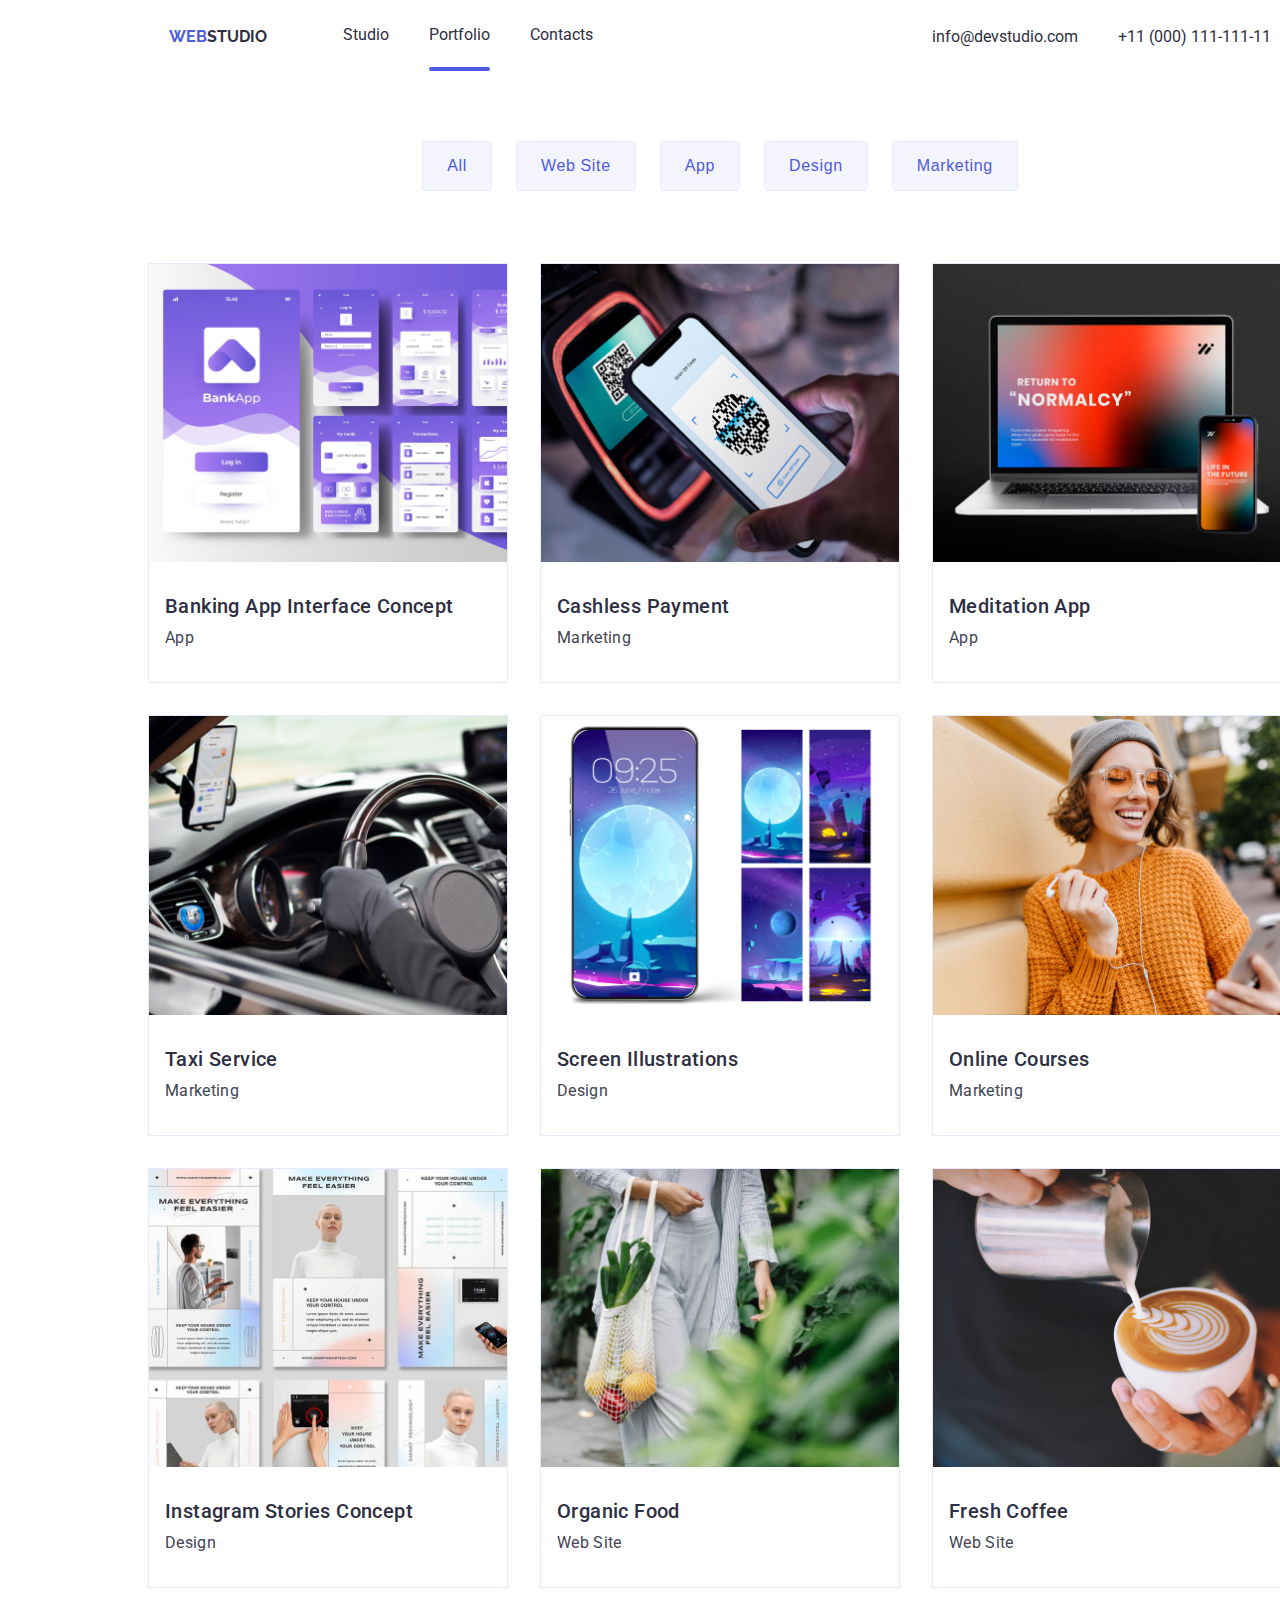
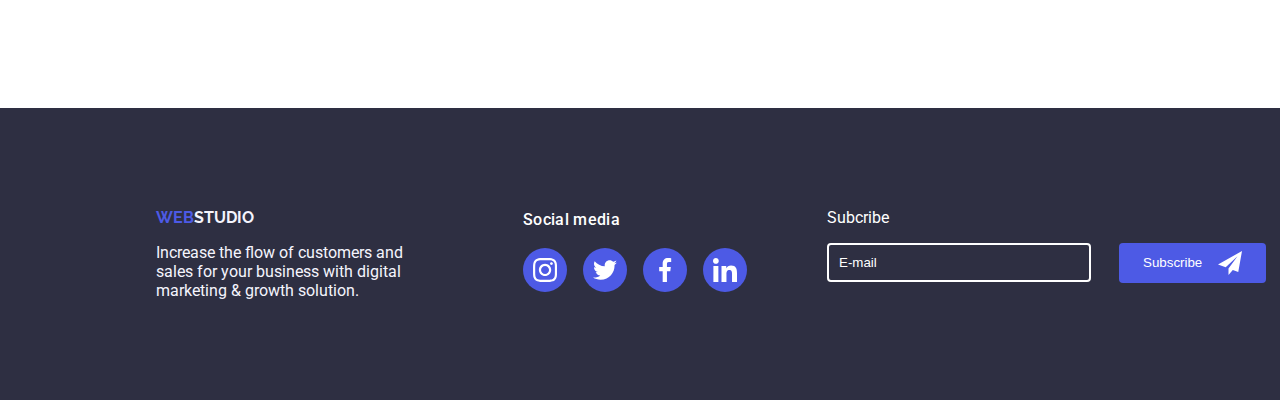
<file: portfolio.html>
<!DOCTYPE html>
<html lang="en">
  <head>
    <meta charset="UTF-8" />
    <meta name="viewport" content="width=device-width, initial-scale=1.0" />
    <title>Portolio</title>
    <link rel="preconnect" href="https://fonts.googleapis.com" />
    <link rel="preconnect" href="https://fonts.gstatic.com" crossorigin />
    <link
      href="https://fonts.googleapis.com/css2?family=Montserrat:wght@400;700&family=Roboto:wght@400;500;700;900&display=swap"
      rel="stylesheet"
    />
    <link rel="preconnect" href="https://fonts.googleapis.com" />
    <link rel="preconnect" href="https://fonts.gstatic.com" crossorigin />
    <link
      href="https://fonts.googleapis.com/css2?family=Montserrat:wght@400;700&family=Raleway:wght@800&family=Roboto:wght@400;500;700;900&display=swap"
      rel="stylesheet"
    />
    <link rel="stylesheet" href="./css/styles.css" />
  </head>

  <body>
    <!-- HEADER -->
    <header class="header container d-flex">
      <div class="d-flex">
        <a class="header-logo link" href="webstudio" alt="logo">
          <h4><span>WEB</span>STUDIO</h4>
        </a>
        <nav class="header-nav">
          <ul class="header-list list">
            <li>
              <a class="header-link link" href="./index.html">Studio</a>
            </li>
            <li>
              <a class="header-link link active" href="./portfolio.html"
                >Portfolio</a
              >
            </li>
            <li>
              <a class="header-link link" href="contacts">Contacts</a>
            </li>
          </ul>
        </nav>
      </div>
      <ul class="header-contact list">
        <li>
          <a class="link contacts" href="mailto:info@devstudio.com"
            >info@devstudio.com</a
          >
        </li>
        <li>
          <a class="link cotacts" href="tel:+11(000)111-111-11"
            >+11 (000) 111-111-11</a
          >
        </li>
      </ul>
    </header>
    <main>
      <section class="portfolio container">
        <div class="buttons">
          <button class="p-button" type="button">All</button>
          <button class="p-button" type="button">Web Site</button>
          <button class="p-button" type="button">App</button>
          <button class="p-button" type="button">Design</button>
          <button class="p-button" type="button">Marketing</button>
        </div>

        <div class="p-project">
          <ul class="p-list list">
            <li class="p-project-img">
              <div class="project-image">
                <img
                  src="./images/project-image1.jpg"
                  alt="Banking App Interface"
                  width="360px"
                />
                <div class="project-image-caption">
                  <p>
                    Lorem ipsum dolor sit amet consectetur adipisicing elit.
                    Numquam at debitis omnis. Voluptas doloribus maxime numquam
                    pariatur delectus possimus sed earum. Debitis repellendus
                    minus ratione eos velit, ipsam praesentium minima.
                  </p>
                </div>
              </div>

              <div class="p-caption">
                <h3 class="p-caption-header">Banking App Interface Concept</h3>
                <p class="p-text">App</p>
              </div>
            </li>

            <li class="p-project-img">
              <div class="project-image">
                <img
                  src="./images/project-image2.jpg"
                  alt="Cashless Payment"
                  width="360px"
                />
                <div class="project-image-caption">
                  <p>
                    Lorem ipsum dolor sit amet consectetur adipisicing elit.
                    Numquam at debitis omnis. Voluptas doloribus maxime numquam
                    pariatur delectus possimus sed earum. Debitis repellendus
                    minus ratione eos velit, ipsam praesentium minima.
                  </p>
                </div>
              </div>
              <div class="p-caption">
                <h3 class="p-caption-header">Cashless Payment</h3>
                <p class="p-text">Marketing</p>
              </div>
            </li>

            <li class="p-project-img">
              <div class="project-image">
                <img
                  src="./images/project-image3.jpg"
                  alt="Meditation App"
                  width="360px"
                />
                <div class="project-image-caption">
                  <p>
                    Lorem ipsum dolor sit amet consectetur adipisicing elit.
                    Numquam at debitis omnis. Voluptas doloribus maxime numquam
                    pariatur delectus possimus sed earum. Debitis repellendus
                    minus ratione eos velit, ipsam praesentium minima.
                  </p>
                </div>
              </div>
              <div class="p-caption">
                <h3 class="p-caption-header">Meditation App</h3>
                <p class="p-text">App</p>
              </div>
            </li>

            <li class="p-project-img">
              <div class="project-image">
                <img
                  src="./images/project-image4.jpg"
                  alt="Taxi Service"
                  width="360px"
                />
                <div class="project-image-caption">
                  <p>
                    Lorem ipsum dolor sit amet consectetur adipisicing elit.
                    Numquam at debitis omnis. Voluptas doloribus maxime numquam
                    pariatur delectus possimus sed earum. Debitis repellendus
                    minus ratione eos velit, ipsam praesentium minima.
                  </p>
                </div>
              </div>
              <div class="p-caption">
                <h3 class="p-caption-header">Taxi Service</h3>
                <p class="p-text">Marketing</p>
              </div>
            </li>

            <li class="p-project-img">
              <div class="project-image">
                <img
                  src="./images/project-image5.jpg"
                  alt="Screen Illustrations"
                  width="360px"
                />
                <div class="project-image-caption">
                  <p>
                    Lorem ipsum dolor sit amet consectetur adipisicing elit.
                    Numquam at debitis omnis. Voluptas doloribus maxime numquam
                    pariatur delectus possimus sed earum. Debitis repellendus
                    minus ratione eos velit, ipsam praesentium minima.
                  </p>
                </div>
              </div>
              <div class="p-caption">
                <h3 class="p-caption-header">Screen Illustrations</h3>
                <p class="p-text">Design</p>
              </div>
            </li>

            <li class="p-project-img">
              <div class="project-image">
                <img
                  src="./images/project-image6.jpg"
                  alt="Online Courses"
                  width="360px"
                />
                <div class="project-image-caption">
                  <p>
                    Lorem ipsum dolor sit amet consectetur adipisicing elit.
                    Numquam at debitis omnis. Voluptas doloribus maxime numquam
                    pariatur delectus possimus sed earum. Debitis repellendus
                    minus ratione eos velit, ipsam praesentium minima.
                  </p>
                </div>
              </div>
              <div class="p-caption">
                <h3 class="p-caption-header">Online Courses</h3>
                <p class="p-text">Marketing</p>
              </div>
            </li>

            <li class="p-project-img">
              <div class="project-image">
                <img
                  src="./images/project-image7.jpg"
                  alt="Instagram Stories Concept"
                  width="360px"
                />
                <div class="project-image-caption">
                  <p>
                    Lorem ipsum dolor sit amet consectetur adipisicing elit.
                    Numquam at debitis omnis. Voluptas doloribus maxime numquam
                    pariatur delectus possimus sed earum. Debitis repellendus
                    minus ratione eos velit, ipsam praesentium minima.
                  </p>
                </div>
              </div>
              <div class="p-caption">
                <h3 class="p-caption-header">Instagram Stories Concept</h3>
                <p class="p-text">Design</p>
              </div>
            </li>

            <li class="p-project-img">
              <div class="project-image">
                <img
                  src="./images/project-image8.jpg"
                  alt="Organic Food"
                  width="360px"
                />
                <div class="project-image-caption">
                  <p>
                    Lorem ipsum dolor sit amet consectetur adipisicing elit.
                    Numquam at debitis omnis. Voluptas doloribus maxime numquam
                    pariatur delectus possimus sed earum. Debitis repellendus
                    minus ratione eos velit, ipsam praesentium minima.
                  </p>
                </div>
              </div>
              <div class="p-caption">
                <h3 class="p-caption-header">Organic Food</h3>
                <p class="p-text">Web Site</p>
              </div>
            </li>

            <li class="p-project-img">
              <div class="project-image">
                <img
                  src="./images/project-image9.jpg"
                  alt="Fresh Coffee"
                  width="360px"
                />
                <div class="project-image-caption">
                  <p>
                    Lorem ipsum dolor sit amet consectetur adipisicing elit.
                    Numquam at debitis omnis. Voluptas doloribus maxime numquam
                    pariatur delectus possimus sed earum. Debitis repellendus
                    minus ratione eos velit, ipsam praesentium minima.
                  </p>
                </div>
              </div>
              <div class="p-caption">
                <h3 class="p-caption-header">Fresh Coffee</h3>
                <p class="p-text">Web Site</p>
              </div>
            </li>
          </ul>
        </div>
      </section>
    </main>
    <footer class="footer container d-flex">
      <div>
        <a class="footer-logo" href="webstudio" alt="logo">
          <h4><span>WEB</span>STUDIO</h4>
        </a>
        <p class="footer-text">
          Increase the flow of customers and<br />
          sales for your business with digital<br />
          marketing & growth solution.
        </p>
      </div>
      <div class="footer-socials-container">
        <h3>Social media</h3>
        <div class="footer-socials">
          <a class="footer-socials-icon">
            <svg width="24" height="24">
              <use href="./images/icons.svg#instagram-2"></use>
            </svg>
          </a>
          <a class="footer-socials-icon">
            <svg width="24" height="24">
              <use href="./images/icons.svg#twitter-1"></use>
            </svg>
          </a>
          <a class="footer-socials-icon">
            <svg width="24" height="24">
              <use href="./images/icons.svg#facebook-1"></use>
            </svg>
          </a>
          <a class="footer-socials-icon">
            <svg width="24" height="24">
              <use href="./images/icons.svg#linkedin-1"></use>
            </svg>
          </a>
        </div>
      </div>
      <div class="footer-sub">
        <p class="footer-sub-text">Subcribe</p>
        <form>
          <input type="text" placeholder="E-mail" class="input-sub" />
          <button class="btn-sub">
            Subscribe
            <svg width="24" height="24">
              <use href="./images/icons.svg#send"></use>
            </svg>
          </button>
        </form>
      </div>
    </footer>
  </body>
</html>
</file>
<file: css/styles.css>
* {
  margin: 0;
  padding: 0;
  box-sizing: border-box;
}
:root {
  --IRIS: #4d5ae5;
  --NAVY-BLUE: #2e2f42;
  --WHITE: #fff;
  --SLATE: #434455;
  --LIGHT-SLATE: #8e8f99;
  --CLOUD: #f4f4fd;
  --CORNFLOWER: #e7e9fc;
  --DAIRY: #fcfcfc;
  --NAVY-BLUE-modal: rgba(46, 47, 66, 0.4);
}
/* General Style */
body {
  font-family: "Roboto", sans-serif;
  width: fit-content;
  margin: 0 auto;
}
.link {
  text-decoration: none;
  color: var(--NAVY-BLUE);
}
.list {
  display: flex;
  list-style: none;
  gap: 24px;
}
.p-text {
  color: var(--SLATE);
  font-size: 16px;
  font-weight: 400;
  line-height: 24px;
  /* 150% */
  letter-spacing: 0.32px;
}
.section-title {
  text-align: center;
  color: var(--NAVY-BLUE);
}
.team-name {
  color: var(--NAVY-BLUE);
}
.container {
  width: 1440px;
}
.d-flex {
  display: flex;
}
.section {
  padding-top: 120px;
  padding-bottom: 120px;
}
.active::after {
  content: " ";
  display: block;
  height: 4px;
  width: 100%;
  border-radius: 2px;
  background-color: var(--IRIS);
  position: relative;
  top: 23px;
}
/* .header-link {
  content: " ";
  display: block;
  height: 4px;
  width: 100%;
  border-radius: 2px;
  background-color: var(--IRIS);
  position: relative;
  top: 23px;
} */

/* End of General Style */

/* Header Section (NAV) */
.header {
  justify-content: space-around;
  align-items: center;
  height: 72px;
}
.header .d-flex {
  align-items: center;
}
.header .list {
  gap: 40px;
}
.header .link .list {
  font-size: 16px;
  font-weight: 500;
  line-height: 24px;
  /* 150% */
  letter-spacing: 0.32px;
}
.header-logo {
  color: var(--NAVY-BLUE);
  font-family: Raleway;
  font-weight: 800;
  margin-right: 76px;
}

.header-logo span {
  color: var(--IRIS);
}
.header-logo:hover {
  color: var(--IRIS);
}
.link:hover {
  color: var(--IRIS);
  cursor: pointer;
}

/* End of Header Section (NAV) */

/* Hero Section */
.hero {
}
.hero-bg {
  background: linear-gradient(rgba(46, 47, 66, 0.7), rgba(46, 47, 66, 0.7)),
    url("../images/people-office-1.jpg");
  background-size: cover;
  background-repeat: no-repeat;
  padding-top: 188px;
  padding-bottom: 188px;
  text-align: center;
  width: 1440px;
}
.hero-txt {
  text-align: center;
  color: var(--WHITE);
  font-size: 56px;
  font-weight: 700;
  line-height: 60px;
  letter-spacing: 1.12px;
  /* text-transform: uppercase; */
}

.hero-btn {
  color: var(--WHITE);
  background-color: var(--IRIS);
  border: none;
  border-radius: 4px;
  padding: 16px 32px;
  margin-top: 48px;
  font-size: 16px;
  font-weight: 500;
  line-height: 24px;
  /* 150% */
  letter-spacing: 0.64px;
}
.hero-btn:hover {
  background-color: goldenrod;
  cursor: pointer;
}
.backdrop {
  background-color: var(--NAVY-BLUE-modal);
  position: fixed;
  top: 0;
  width: 100%;
  height: 100%;
  display: flex;
  align-items: center;
  justify-content: center;
  transition: opacity 250ms cubic-bezier(0.4, 0, 0.2, 1);
}
.modal {
  background-color: var(--DAIRY);
  width: 408px;
  /* height: 584px; */
  border-radius: 4px;
  padding: 24px;
  box-shadow: 0px 2px 1px 0px rgba(0, 0, 0, 0.2),
    0px 1px 3px 0px rgba(0, 0, 0, 0.12), 0px 1px 1px 0px rgba(0, 0, 0, 0.14);
}
.is-hidden {
  opacity: 0;
  pointer-events: none;
}
.modal-close-btn {
  border-radius: 100%;
  border: 1px solid rgba(0, 0, 0, 0.1);
  background-color: var(--CORNFLOWER);
  width: 30px;
  height: 30px;
  color: var(--NAVY-BLUE);
  margin-left: auto;
  display: block;
  transition: fill 250ms cubic-bezier(0.4, 0, 0.2, 1),
    border 250ms cubic-bezier(0.4, 0, 0.2, 1);
  cursor: pointer;
  display: flex;
  justify-content: center;
  align-items: center;
}
.modal-close-btn:hover {
  fill: currentColor;
  border: 1px solid currentColor;
}

.service-form-label {
  color: var(--NAVY-BLUE);
  text-align: center;
  font-family: Roboto;
  font-size: 16px;
  font-weight: 500;
  line-height: 24px; /* 150% */
  letter-spacing: 0.32px;
  margin-bottom: 16px;
  margin-top: 16px;
}

.service-label {
  display: flex;
  flex-direction: column;
  margin-bottom: 8px;
  width: 100%;
  position: relative;
}

.input-label {
  text-align: left;
  margin-bottom: 8px;
  color: var(--LIGHT-SLATE);
  font-family: Roboto;
  font-size: 12px;
  font-weight: 400;
  line-height: 14px; /* 116.667% */
  letter-spacing: 0.48px;
}

.service-input {
  padding: 12px 40px;
  border: 1px solid #2e2f42;
  border-radius: 4px;
  transition: 250ms;
  transition-property: color, border-color, background-color;
  transition-timing-function: cubic-bezier(0.4, 0, 0.2, 1);
}

.service-icon {
  position: absolute;
  top: 55%;
  left: 16px;
  /* fill: black; */
  transition: fill 250ms cubic-bezier(0.4, 0, 0.2, 1);
}
.service-input:focus + .service-icon,
.service-input:hover + .service-icon {
  fill: var(--IRIS);
  /* border: 2px solid var(--IRIS); */
}

.service-input:hover {
  border: 1px solid var(--IRIS);
}

.service-comment {
  border: 1px solid #2e2f42;
  border-radius: 4px;
  transition: 250ms;
  transition-property: color, border-color, background-color;
  transition-timing-function: cubic-bezier(0.4, 0, 0.2, 1);
  padding: 8px 16px;
  margin-bottom: 16px;
}

.service-comment:hover,
.service-comment:focus {
  border: 1px solid var(--IRIS);
}

.agree-text {
  color: var(--LIGHT-SLATE);
  font-family: Roboto;
  font-size: 12px;
  font-weight: 400;
  line-height: 14px;
  letter-spacing: 0.48px;
}
.service-agree {
  display: flex;
  align-items: center;
  justify-content: center;
}

.agree-checkbox {
  width: 16px;
  height: 16px;
  position: relative;
  left: 16px;
  opacity: 0;
}

.agree-checkmark {
  fill: none;
  margin-right: 8px;
  border: 1px solid black;
  border-radius: 2px;
  transition: 250ms;
  transition-property: border-color, background-color, fill;
  transition-timing-function: cubic-bezier(0.4, 0, 0.2, 1);
}

.service-agree .agree-checkbox:focus + .agree-checkmark,
.service-agree .agree-checkbox:checked:focus + .agree-checkmark {
  outline: 1px solid #212121;
}

.service-agree .agree-checkbox:checked + .agree-checkmark {
  background-color: var(--IRIS);
  border-color: var(--IRIS);
  fill: var(--WHITE);
  outline: none;
  stroke: var(--WHITE);
  stroke-width: 0.2;
}

.modal-send {
  padding: 16px 32px;
  background-color: var(--IRIS);
  color: var(--WHITE);
  border-radius: 4px;
  box-shadow: 0px 4px 4px 0px rgba(0, 0, 0, 0.15);
  border-color: transparent;

  text-align: center;
  font-family: Roboto;
  font-size: 16px;
  font-weight: 500;
  line-height: 24px; /* 150% */
  letter-spacing: 0.64px;
  margin-top: 24px;
}

.modal-send:hover {
  cursor: pointer;
}
/* End of Hero Section */

/* Benefit Section */
.benefit-list-icon {
  background: var(--CLOUD);
  display: flex;
  justify-content: center;
  align-items: center;
  border-radius: 4px;
  padding-top: 24px, 0;
  margin-bottom: 8px;
  transition: 1s;
}
.benefit-list-icon:hover,
.benefit-list-icon:focus {
  background-color: var(--IRIS);
  transition: 0s;
}
.benefit-list-icon:hover svg,
.benefit-list-icon:focus svg {
  fill: var(--WHITE);
}
.benefit-list {
  justify-content: center;
  align-items: center;
  padding-left: 156px;
  padding-right: 156px;
}
.benefit-list h3 {
  margin-bottom: 8px;
}

/* End of Benefit Section */

/* We Do Section */
.wedo {
}
.section-title {
  font-size: 36px;
  font-weight: 700;
  line-height: 40px;
  letter-spacing: 0.72px;
  text-transform: capitalize;
  margin-bottom: 72px;
}
.wedo-item {
  width: 360px;
  height: 300px;
}
.wedo .list {
  justify-content: center;
  align-items: center;
}
/* End of We Do Section */

/* Team Section */
.team {
  background-color: var(--CLOUD);
}
.team .list {
  justify-content: center;
  align-items: center;
  text-align: center;
}
.team .team-image {
  margin-bottom: 32px;
}
.team .team-item {
  padding-bottom: 32px;
  border-radius: 0px 0px 4px 4px;
  background: var(--WHITE);
  box-shadow: 0px 2px 1px 0px rgba(46, 47, 66, 0.08),
    0px 1px 1px 0px rgba(46, 47, 66, 0.16),
    0px 1px 6px 0px rgba(46, 47, 66, 0.08);
}
.team .p-text {
  margin-top: 8px;
  margin-bottom: 32;
}
.team-socials {
  display: flex;
  justify-content: space-around;
  padding-top: 8px;
}
.team-socials-icon {
  display: flex;
  justify-content: center;
  align-items: center;
  background-color: var(--IRIS);
  padding: 10px;
  border-radius: 50%;
  justify-content: center;
  align-items: center;
  transition: 1s;
}
.team-socials-icon svg {
  fill: var(--WHITE);
}
.team-socials-icon:hover,
.team-socials-icon:hover {
  padding: 15px;
  transition: 0s;
}
.team-socials-icon:hover svg {
  fill: red;
}
/* End of Team Section */

/* Portfolio Styling Section */
.portfolio {
  padding-top: 69px;
  padding-bottom: 120px;
}
.p-project {
  padding-top: 72px;
}
.buttons {
  /* text-align: center; */
  display: flex;
  justify-content: center;
  align-items: center;
  gap: 24px;
}
.p-button {
  color: var(--IRIS);
  border-radius: 4px;
  border: 1px solid var(--CORNFLOWER);
  background: var(--CLOUD);
  padding: 12px 24px;
  font-size: 16px;
  font-weight: 500;
  line-height: 24px;
  letter-spacing: 0.64px;
  transition: 1s;
}
.p-button:hover,
.p-button:focus {
  color: var(--WHITE);
  background-color: var(--IRIS);
  transition: 0s;
}
/* .p-project-img:hover img,
.p-project-img:focus img {
  opacity: 0.5;
  border: 2px solid var(--IRIS);
  transition: 0s;
} */

/* .portfolio  */
.p-project .p-list {
  width: 100%;
  flex-wrap: wrap;
  gap: 32px;
  justify-content: center;
  align-items: center;
}
.p-project .p-project-img img {
  width: 100%;
  display: block;
}
.p-project .p-project-img {
  width: 25%;
  border: 1px solid var(--CORNFLOWER);
}
.p-caption {
  flex-direction: column;
  padding: 32px 16px;
  background: var(--WHITE);
}
.p-caption-header {
  color: var(--NAVY-BLUE);
  font-size: 20px;
  font-weight: 500;
  line-height: 24px;
  letter-spacing: 0.4px;
  margin-bottom: 8px;
}
.p-project {
  overflow: hidden;
}
.project-image {
  position: relative;
  overflow: hidden;
}
.project-image-caption {
  position: absolute;
  background-color: rgba(77, 90, 229, 0.7);
  color: white;
  width: 100%;
  height: 100%;
  top: 0;
  left: 0;
  opacity: 0;
  transform: translateY(100%);
  transition: transform 250ms cubic-bezier(0.4, 0, 0.2, 1);
}
.p-project-img:hover .project-image-caption {
  opacity: 1;
  transform: translateY(0);
}
.project-image-caption {
  padding: 40px 32px;
}
/* End of Portfolio Styling Section */

/* Custmers Styling Section */
.customers-list {
  display: flex;
  justify-content: center;
  align-items: center;
  padding-left: 156;
  padding-right: 156;
}
.customer-icon {
  border: 1px solid var(--LIGHT-SLATE);
  padding: 16px 32px;
  transition: 1s;
}
.customer-icon svg {
  fill: var(--LIGHT-SLATE);
}
.customer-icon:hover,
.customer-icon:focus {
  border: 3px solid var(--IRIS);
  /* padding: 32px 64px; */
  transition: 0s;
}
.customer-icon:hover svg,
.customer-icon:focus {
  fill: var(--IRIS);
}

/* End of Custmers Styling Section */

/* Footer Section */
.footer {
  display: flex;
  padding: 100px;
  background-color: var(--NAVY-BLUE);
  padding-left: 156px;
  padding-right: 156px;
  color: var(--WHITE);
}
.footer-logo {
  text-decoration: none;
  color: var(--CLOUD);
  font-family: Raleway;
  font-weight: 800;
}
.footer-text {
  color: var(--CLOUD);
  margin-top: 16px;
}
.footer-logo span {
  color: var(--IRIS);
}
.footer-logo:hover {
  color: var(--IRIS);
}

/* Footer Socials Styling */
.footer-socials-container {
  padding-left: 120px;
  padding-right: 80px;
}
.footer-socials-container h3 {
  color: var(--WHITE);
  font-family: Roboto;
  font-size: 16px;
  font-weight: 500;
  line-height: 24px; /* 150% */
  letter-spacing: 0.32px;
}
.footer-socials {
  display: flex;
  justify-content: center;
  gap: 16px;
  margin-top: 16px;
}
.footer-socials-icon {
  display: flex;
  justify-content: center;
  align-items: center;
  background-color: var(--IRIS);
  padding: 10px;
  border-radius: 50%;
  justify-content: center;
  align-items: center;
  transition: 1s;
}
.footer-socials-icon svg {
  fill: var(--WHITE);
}
.footer-socials-icon:hover,
.footer-socials-icon:focus {
  /* padding: 15px; */
  transition: 0s;
}
.footer-socials-icon:hover svg,
.footer-socials-icon:focus svg {
  fill: red;
}
/* End Footer Socials Styling */

/* Subscribe Styling */
.footer-sub form {
  margin-top: 16px;
}
.input-sub {
  border: 2px solid var(--WHITE);
  background: none;
  border-radius: 4px;
  padding: 10px;
  width: 264px;
  color: var(--WHITE);
  background-color: none;
}
.input-sub::placeholder {
  color: var(--WHITE);
}
.btn-sub {
  display: inline-flex;
  align-items: center;
  gap: 16px;
  color: var(--WHITE);
  padding: 8px 24px;
  background-color: var(--IRIS);
  border: none;
  border-radius: 4px;
  margin-left: 24px;
}
.btn-sub svg {
  fill: var(--WHITE);
}
.btn-sub:hover {
  cursor: pointer;
}
/* End of Subscribe Styling */
/* End of Footer Section */
</file>
